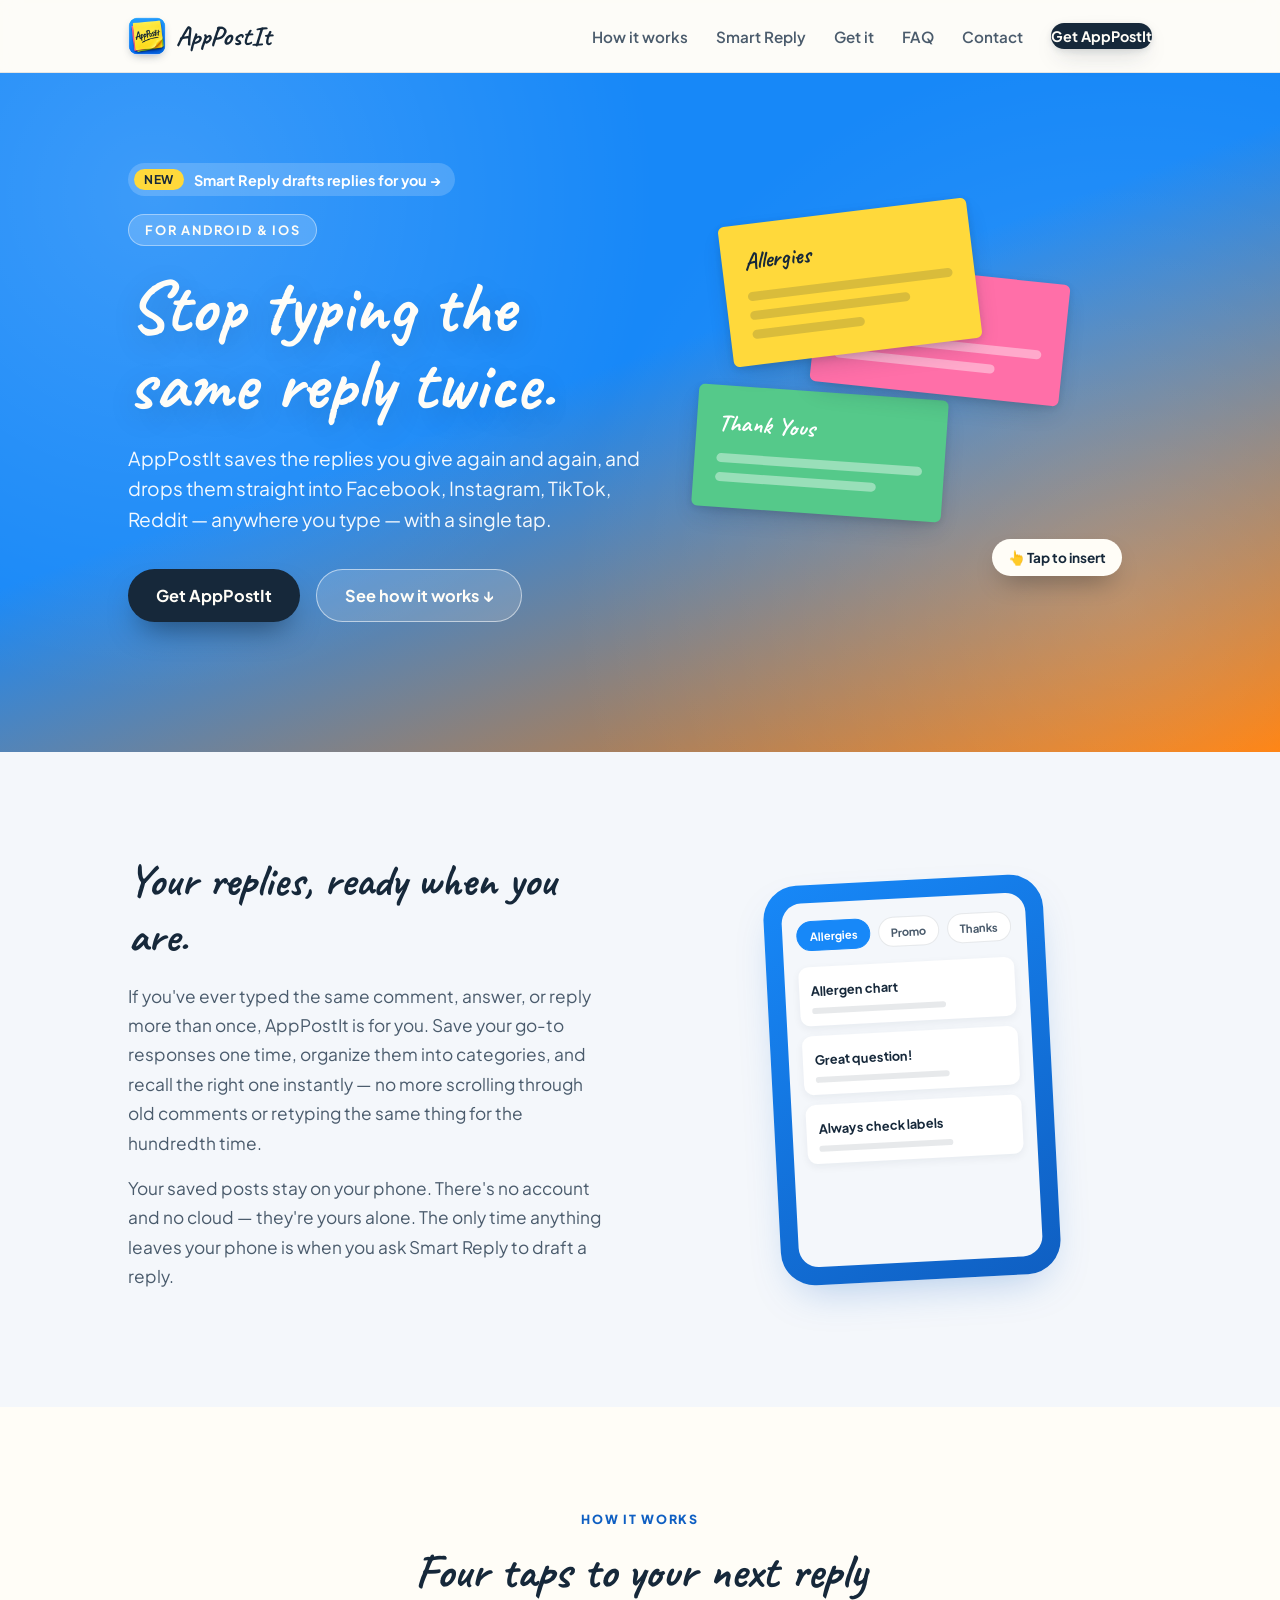
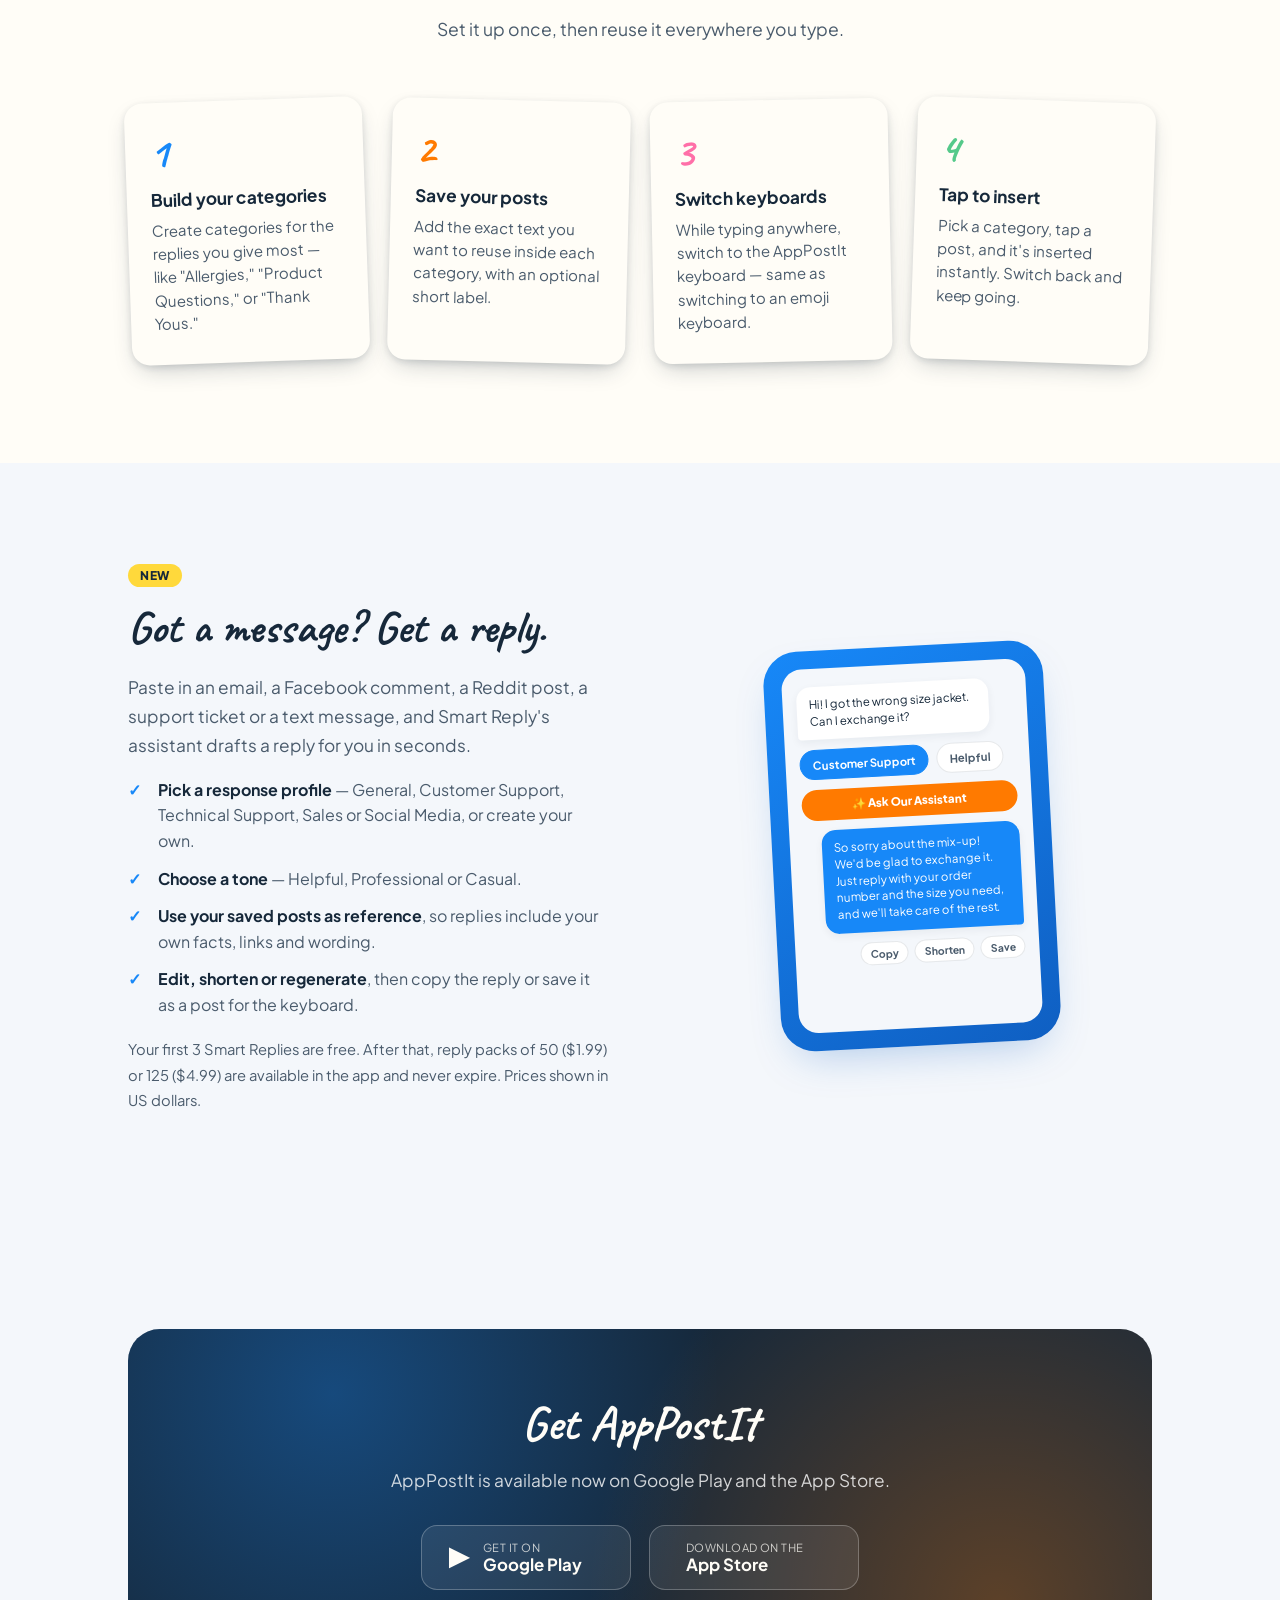
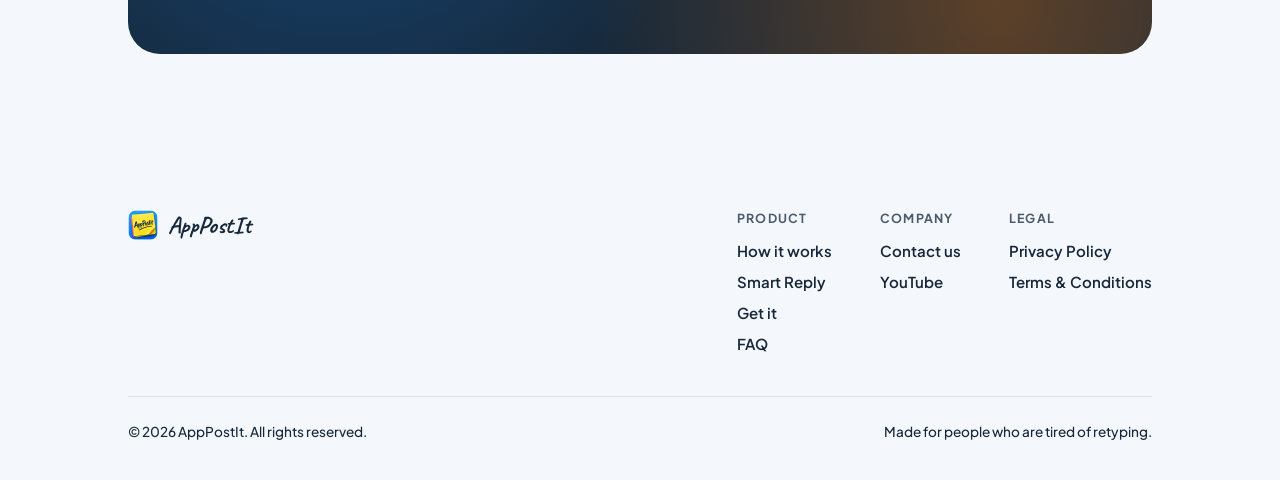
<file: website/index.html>
<!doctype html>
<html lang="en">
<head>
<meta charset="utf-8" />
<meta name="viewport" content="width=device-width, initial-scale=1" />
<title>AppPostIt — Never type the same reply twice</title>
<meta name="description" content="AppPostIt saves your go-to replies and drops them into any app with one tap, straight from your keyboard. New: Smart Reply drafts a reply to any message for you." />
<link rel="icon" href="assets/img/app-icon-120.png" />
<link rel="stylesheet" href="assets/style.css" />
</head>
<body>

<nav class="site-nav">
  <div class="wrap">
    <a href="index.html" class="brand">
      <img src="assets/img/app-icon-120.png" alt="" />
      AppPostIt
    </a>
    <div class="nav-links">
      <a href="#how-it-works">How it works</a>
      <a href="#smart-reply">Smart Reply</a>
      <a href="#get-it">Get it</a>
      <a href="faq.html">FAQ</a>
      <a href="contact.html">Contact</a>
      <a href="#get-it" class="nav-cta">Get AppPostIt</a>
    </div>
    <button class="nav-toggle" id="nav-toggle" aria-label="Menu" aria-expanded="false">
      <span></span><span></span><span></span>
    </button>
  </div>
  <div class="mobile-menu" id="mobile-menu">
    <a href="#how-it-works">How it works</a>
    <a href="#smart-reply">Smart Reply</a>
    <a href="#get-it">Get it</a>
    <a href="faq.html">FAQ</a>
    <a href="contact.html">Contact</a>
    <a href="#get-it" class="nav-cta">Get AppPostIt</a>
  </div>
</nav>

<header class="hero">
  <div class="wrap">
    <div>
      <a href="#smart-reply" class="new-pill"><span>New</span> Smart Reply drafts replies for you →</a>
      <span class="eyebrow">For Android &amp; iOS</span>
      <h1>Stop typing the same reply twice.</h1>
      <p class="lede">
        AppPostIt saves the replies you give again and again, and drops them
        straight into Facebook, Instagram, TikTok, Reddit — anywhere you type —
        with a single tap.
      </p>
      <div class="hero-ctas">
        <a href="#get-it" class="btn btn-primary">Get AppPostIt</a>
        <a href="#how-it-works" class="btn btn-ghost">See how it works ↓</a>
      </div>
    </div>
    <div class="note-stack" aria-hidden="true">
      <div class="note note--green">
        <div class="note-title">Thank Yous</div>
        <div class="note-lines"><span></span><span></span></div>
      </div>
      <div class="note note--pink">
        <div class="note-title">Product Q's</div>
        <div class="note-lines"><span></span><span></span></div>
      </div>
      <div class="note note--yellow">
        <div class="note-title">Allergies</div>
        <div class="note-lines"><span></span><span></span><span></span></div>
      </div>
      <div class="note-tap">👆 Tap to insert</div>
    </div>
  </div>
</header>

<section id="what-is-it">
  <div class="wrap split">
    <div>
      <h2>Your replies, ready when you are.</h2>
      <p>
        If you've ever typed the same comment, answer, or reply more than
        once, AppPostIt is for you. Save your go-to responses one time,
        organize them into categories, and recall the right one instantly —
        no more scrolling through old comments or retyping the same thing
        for the hundredth time.
      </p>
      <p>
        Your saved posts stay on your phone. There's no account and no
        cloud — they're yours alone. The only time anything leaves your
        phone is when you ask Smart Reply to draft a reply.
      </p>
    </div>
    <div class="phone-mock" aria-hidden="true">
      <div class="screen">
        <div class="chip-row">
          <span class="chip active">Allergies</span>
          <span class="chip">Promo</span>
          <span class="chip">Thanks</span>
        </div>
        <div class="mini-note">
          <b>Allergen chart</b>
          <div></div>
        </div>
        <div class="mini-note">
          <b>Great question!</b>
          <div></div>
        </div>
        <div class="mini-note">
          <b>Always check labels</b>
          <div></div>
        </div>
      </div>
    </div>
  </div>
</section>

<section id="how-it-works" style="background:var(--paper);">
  <div class="wrap">
    <div class="section-head">
      <span class="eyebrow-dark">How it works</span>
      <h2>Four taps to your next reply</h2>
      <p>Set it up once, then reuse it everywhere you type.</p>
    </div>
    <div class="steps">
      <div class="step-card">
        <div class="step-num">1</div>
        <h3>Build your categories</h3>
        <p>Create categories for the replies you give most — like "Allergies," "Product Questions," or "Thank Yous."</p>
      </div>
      <div class="step-card">
        <div class="step-num">2</div>
        <h3>Save your posts</h3>
        <p>Add the exact text you want to reuse inside each category, with an optional short label.</p>
      </div>
      <div class="step-card">
        <div class="step-num">3</div>
        <h3>Switch keyboards</h3>
        <p>While typing anywhere, switch to the AppPostIt keyboard — same as switching to an emoji keyboard.</p>
      </div>
      <div class="step-card">
        <div class="step-num">4</div>
        <h3>Tap to insert</h3>
        <p>Pick a category, tap a post, and it's inserted instantly. Switch back and keep going.</p>
      </div>
    </div>
  </div>
</section>

<section id="smart-reply">
  <div class="wrap split">
    <div>
      <span class="new-tag">New</span>
      <h2>Got a message? Get a reply.</h2>
      <p>
        Paste in an email, a Facebook comment, a Reddit post, a support
        ticket or a text message, and Smart Reply's assistant drafts a
        reply for you in seconds.
      </p>
      <ul class="feature-list">
        <li><b>Pick a response profile</b> — General, Customer Support, Technical Support, Sales or Social Media, or create your own.</li>
        <li><b>Choose a tone</b> — Helpful, Professional or Casual.</li>
        <li><b>Use your saved posts as reference</b>, so replies include your own facts, links and wording.</li>
        <li><b>Edit, shorten or regenerate</b>, then copy the reply or save it as a post for the keyboard.</li>
      </ul>
      <p class="fine-print">
        Your first 3 Smart Replies are free. After that, reply packs of 50
        ($1.99) or 125 ($4.99) are available in the app and never expire.
        Prices shown in US dollars.
      </p>
    </div>
    <div class="phone-mock" aria-hidden="true">
      <div class="screen reply-screen">
        <div class="bubble bubble--in">Hi! I got the wrong size jacket. Can I exchange it?</div>
        <div class="chip-row">
          <span class="chip active">Customer Support</span>
          <span class="chip">Helpful</span>
        </div>
        <div class="ask-btn">✨ Ask Our Assistant</div>
        <div class="bubble bubble--out">
          So sorry about the mix-up! We'd be glad to exchange it. Just reply
          with your order number and the size you need, and we'll take care
          of the rest.
        </div>
        <div class="reply-actions"><span>Copy</span><span>Shorten</span><span>Save</span></div>
      </div>
    </div>
  </div>
</section>

<section id="get-it">
  <div class="get-it">
    <h2>Get AppPostIt</h2>
    <p>AppPostIt is available now on Google Play and the App Store.</p>
    <div class="store-badges">
      <a class="store-badge" href="https://play.google.com/store/apps/details?id=com.apppostit.apppostit&amp;hl=en_US" target="_blank" rel="noopener">
        <span class="glyph">▶</span>
        <span><small>Get it on</small><strong>Google Play</strong></span>
      </a>
      <a class="store-badge" href="https://apps.apple.com/us/app/apppostit/id6797247590" target="_blank" rel="noopener">
        <span class="glyph"></span>
        <span><small>Download on the</small><strong>App Store</strong></span>
      </a>
    </div>
  </div>
</section>

<footer>
  <div class="wrap">
    <div class="footer-grid">
      <div>
        <div class="footer-brand">
          <img src="assets/img/app-icon-120.png" alt="" />
          AppPostIt
        </div>
      </div>
      <div class="footer-links">
        <div>
          <h4>Product</h4>
          <ul>
            <li><a href="index.html#how-it-works">How it works</a></li>
            <li><a href="index.html#smart-reply">Smart Reply</a></li>
            <li><a href="index.html#get-it">Get it</a></li>
            <li><a href="faq.html">FAQ</a></li>
          </ul>
        </div>
        <div>
          <h4>Company</h4>
          <ul>
            <li><a href="contact.html">Contact us</a></li>
            <li><a href="https://www.youtube.com/@AppPostit" target="_blank" rel="noopener">YouTube</a></li>
          </ul>
        </div>
        <div>
          <h4>Legal</h4>
          <ul>
            <li><a href="privacy.html">Privacy Policy</a></li>
            <li><a href="terms.html">Terms &amp; Conditions</a></li>
          </ul>
        </div>
      </div>
    </div>
    <div class="footer-bottom">
      <span>© 2026 AppPostIt. All rights reserved.</span>
      <span>Made for people who are tired of retyping.</span>
    </div>
  </div>
</footer>

<script src="assets/nav.js"></script>
</body>
</html>
</file>
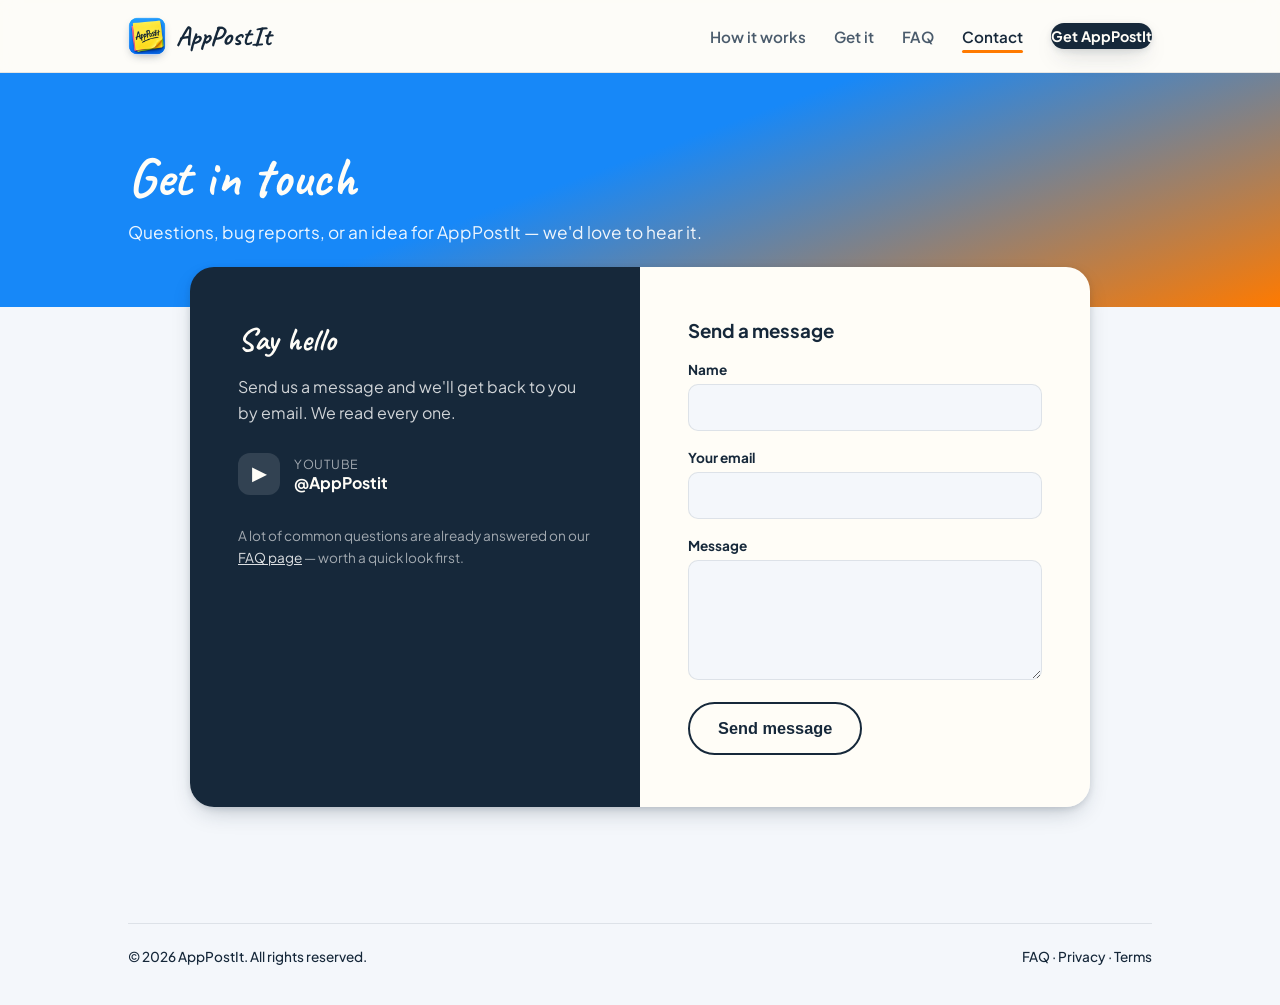
<file: website/contact.html>
<!doctype html>
<html lang="en">
<head>
<meta charset="utf-8" />
<meta name="viewport" content="width=device-width, initial-scale=1" />
<title>Contact — AppPostIt</title>
<link rel="icon" href="assets/img/app-icon-120.png" />
<link rel="stylesheet" href="assets/style.css" />
<style>
  .form-field {
    margin-bottom: 18px;
  }
  .form-field label {
    display: block;
    font-weight: 700;
    font-size: 0.85rem;
    margin-bottom: 6px;
    color: var(--ink);
  }
  .form-field input,
  .form-field textarea {
    width: 100%;
    font-family: 'Plus Jakarta Sans', sans-serif;
    font-size: 1rem;
    padding: 12px 14px;
    border-radius: 10px;
    border: 1.5px solid var(--line);
    background: var(--cloud);
    color: var(--ink);
  }
  .form-field input:focus,
  .form-field textarea:focus {
    outline: none;
    border-color: var(--blue);
    background: white;
  }
  .form-field textarea { resize: vertical; min-height: 120px; }

  /* Honeypot: present in the DOM for bots, hidden from real visitors. */
  .hp-field {
    position: absolute;
    left: -9999px;
    top: -9999px;
    width: 1px;
    height: 1px;
    overflow: hidden;
  }

  .form-status {
    display: none;
    padding: 14px 16px;
    border-radius: 12px;
    font-weight: 600;
    font-size: 0.95rem;
    margin-bottom: 20px;
  }
  .form-status.show { display: block; }
  .form-status.success { background: rgba(85, 201, 138, 0.15); color: #1c7a4e; }
  .form-status.error { background: rgba(255, 111, 168, 0.15); color: #b23461; }
</style>
</head>
<body>

<nav class="site-nav">
  <div class="wrap">
    <a href="index.html" class="brand">
      <img src="assets/img/app-icon-120.png" alt="" />
      AppPostIt
    </a>
    <div class="nav-links">
      <a href="index.html#how-it-works">How it works</a>
      <a href="index.html#get-it">Get it</a>
      <a href="faq.html">FAQ</a>
      <a href="contact.html" class="current">Contact</a>
      <a href="index.html#get-it" class="nav-cta">Get AppPostIt</a>
    </div>
    <button class="nav-toggle" id="nav-toggle" aria-label="Menu" aria-expanded="false">
      <span></span><span></span><span></span>
    </button>
  </div>
  <div class="mobile-menu" id="mobile-menu">
    <a href="index.html#how-it-works">How it works</a>
    <a href="index.html#get-it">Get it</a>
    <a href="faq.html">FAQ</a>
    <a href="contact.html">Contact</a>
    <a href="index.html#get-it" class="nav-cta">Get AppPostIt</a>
  </div>
</nav>

<header class="page-hero">
  <div class="wrap">
    <h1>Get in touch</h1>
    <p>Questions, bug reports, or an idea for AppPostIt — we'd love to hear it.</p>
  </div>
</header>

<div class="wrap">
  <div class="contact-card">
    <div class="panel-dark">
      <h2>Say hello</h2>
      <p>Send us a message and we'll get back to you by email. We read every one.</p>

      <div class="contact-method">
        <span class="glyph">▶️</span>
        <div>
          <small>YouTube</small>
          <a href="https://www.youtube.com/@AppPostit" target="_blank" rel="noopener">@AppPostit</a>
        </div>
      </div>

      <p style="color: rgba(255,255,255,0.6); font-size: 0.85rem; margin-top: 30px;">
        A lot of common questions are already answered on our
        <a href="faq.html" style="color: rgba(255,255,255,0.85);">FAQ page</a> — worth a quick look first.
      </p>
    </div>
    <div class="panel-light">
      <h3 style="margin-top:0;">Send a message</h3>

      <div id="status-success" class="form-status success">
        Thanks! Your message is on its way — we'll get back to you by email soon.
      </div>
      <div id="status-error" class="form-status error">
        Something went wrong sending your message. Please try again, or email us directly at
        <a href="mailto:admin@apppostit.com">admin@apppostit.com</a>.
      </div>

      <form id="contact-form" action="send-message.php" method="post">
        <div class="form-field">
          <label for="name">Name</label>
          <input type="text" id="name" name="name" required autocomplete="name" />
        </div>
        <div class="form-field">
          <label for="email">Your email</label>
          <input type="email" id="email" name="email" required autocomplete="email" />
        </div>
        <div class="form-field">
          <label for="message">Message</label>
          <textarea id="message" name="message" required></textarea>
        </div>
        <!-- Honeypot field: real visitors never see or fill this in. Named
             and labeled deliberately away from anything browser autofill
             might recognize (e.g. "website", "url", "company"), since
             autofill can populate a field even when it's hidden with CSS. -->
        <div class="form-field hp-field" aria-hidden="true">
          <label for="hp_9f3a">Leave this field blank</label>
          <input type="text" id="hp_9f3a" name="hp_9f3a" tabindex="-1" autocomplete="off" />
        </div>
        <button type="submit" class="btn btn-outline-dark" id="submit-btn">Send message</button>
      </form>
    </div>
  </div>
</div>

<footer style="margin-top: 60px;">
  <div class="wrap">
    <div class="footer-bottom" style="border-top: 1px solid var(--line); padding-top: 24px;">
      <span>© 2026 AppPostIt. All rights reserved.</span>
      <span><a href="faq.html" style="text-decoration:none;">FAQ</a> · <a href="privacy.html" style="text-decoration:none;">Privacy</a> · <a href="terms.html" style="text-decoration:none;">Terms</a></span>
    </div>
  </div>
</footer>

<script src="assets/nav.js"></script>
<script>
(function () {
  var params = new URLSearchParams(window.location.search);
  if (params.get('sent') === '1') {
    document.getElementById('status-success').classList.add('show');
    document.getElementById('contact-form').style.display = 'none';
  } else if (params.get('error') === '1') {
    document.getElementById('status-error').classList.add('show');
  }

  // Belt-and-suspenders: force the honeypot empty right before submit, in
  // case any browser autofill populated it despite the off-screen hiding.
  var form = document.getElementById('contact-form');
  var hp = document.getElementById('hp_9f3a');
  if (form && hp) {
    form.addEventListener('submit', function () {
      hp.value = '';
    });
  }
})();
</script>

</body>
</html>
</file>
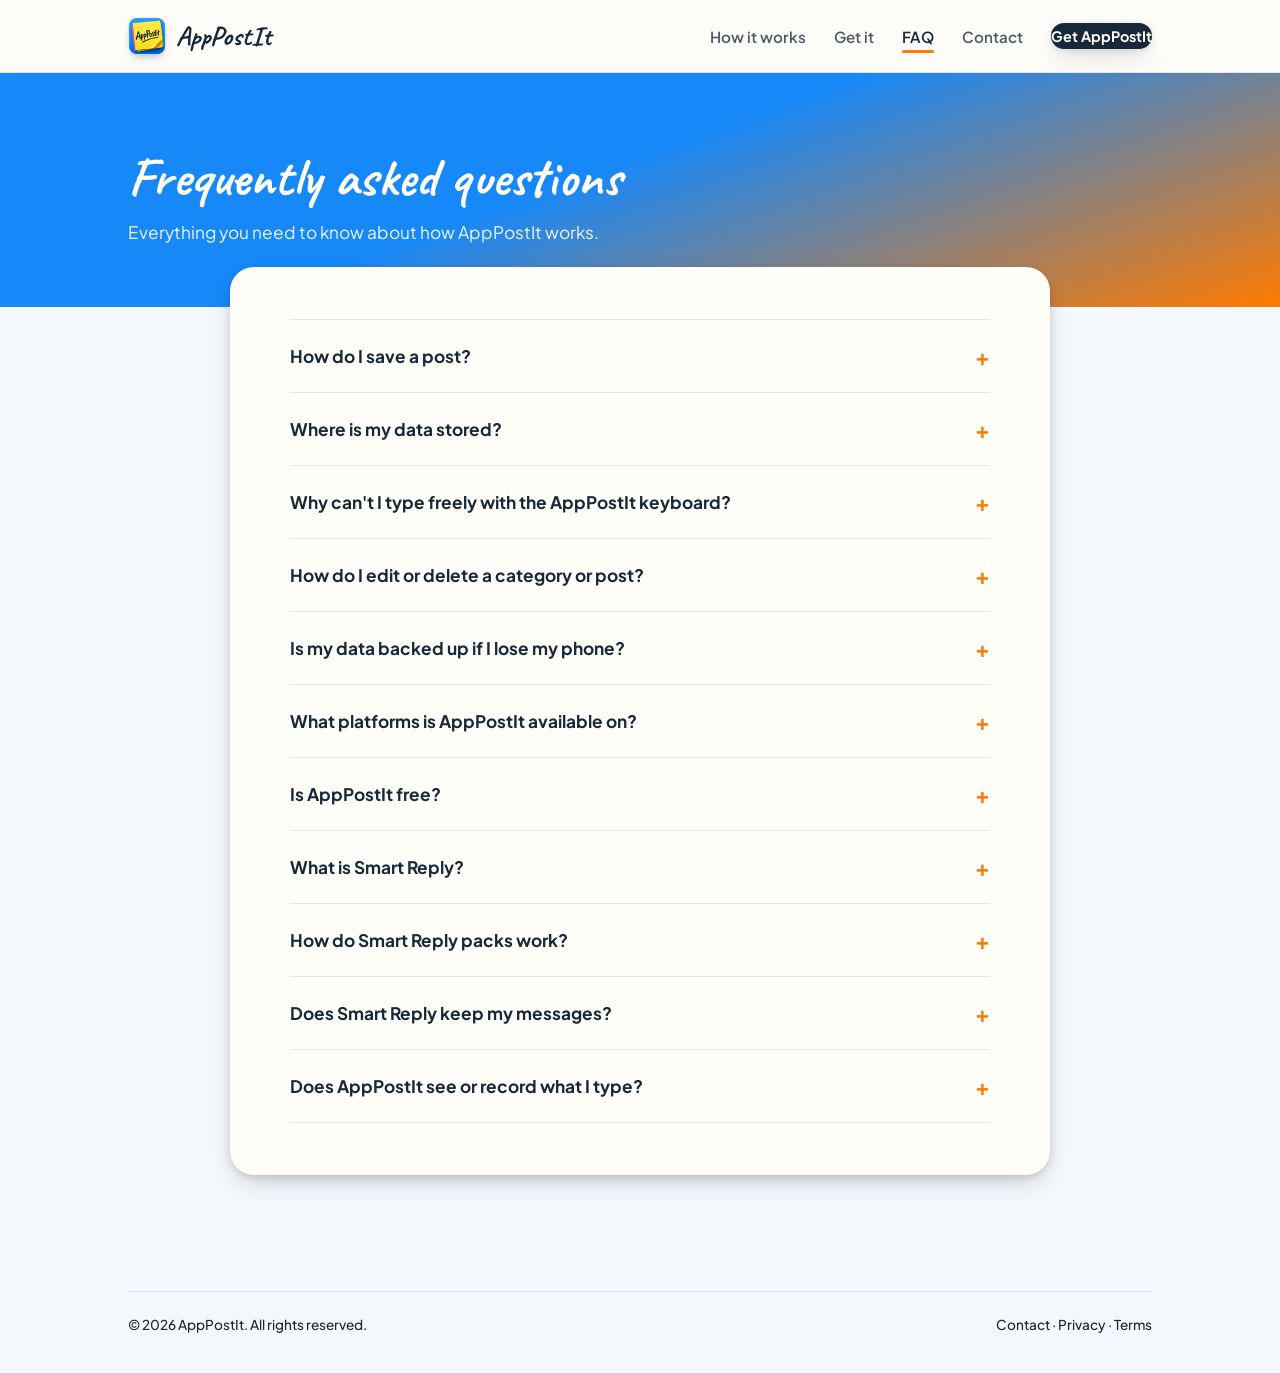
<file: website/faq.html>
<!doctype html>
<html lang="en">
<head>
<meta charset="utf-8" />
<meta name="viewport" content="width=device-width, initial-scale=1" />
<title>FAQ — AppPostIt</title>
<link rel="icon" href="assets/img/app-icon-120.png" />
<link rel="stylesheet" href="assets/style.css" />
</head>
<body>

<nav class="site-nav">
  <div class="wrap">
    <a href="index.html" class="brand">
      <img src="assets/img/app-icon-120.png" alt="" />
      AppPostIt
    </a>
    <div class="nav-links">
      <a href="index.html#how-it-works">How it works</a>
      <a href="index.html#get-it">Get it</a>
      <a href="faq.html" class="current">FAQ</a>
      <a href="contact.html">Contact</a>
      <a href="index.html#get-it" class="nav-cta">Get AppPostIt</a>
    </div>
    <button class="nav-toggle" id="nav-toggle" aria-label="Menu" aria-expanded="false">
      <span></span><span></span><span></span>
    </button>
  </div>
  <div class="mobile-menu" id="mobile-menu">
    <a href="index.html#how-it-works">How it works</a>
    <a href="index.html#get-it">Get it</a>
    <a href="faq.html">FAQ</a>
    <a href="contact.html">Contact</a>
    <a href="index.html#get-it" class="nav-cta">Get AppPostIt</a>
  </div>
</nav>

<header class="page-hero">
  <div class="wrap">
    <h1>Frequently asked questions</h1>
    <p>Everything you need to know about how AppPostIt works.</p>
  </div>
</header>

<div class="wrap">
  <div class="content-page">

    <div class="faq-item">
      <button class="faq-q">How do I save a post?<span class="plus">+</span></button>
      <div class="faq-a"><p>Open a category from the home screen, tap the + button, type the text you want to reuse (a label is optional), and tap Save.</p></div>
    </div>

    <div class="faq-item">
      <button class="faq-q">Where is my data stored?<span class="plus">+</span></button>
      <div class="faq-a"><p>Your categories and posts are saved on your device only — there is no account and nothing is stored in the cloud. The one exception is Smart Reply: when you ask it for a reply, the message you pasted (and any saved posts you chose as reference) is sent to draft that reply. See the <a href="privacy.html">Privacy Policy</a> for details.</p></div>
    </div>

    <div class="faq-item">
      <button class="faq-q">Why can't I type freely with the AppPostIt keyboard?<span class="plus">+</span></button>
      <div class="faq-a"><p>The AppPostIt keyboard is designed to insert a saved post, not replace your regular keyboard for typing. Switch back to your normal keyboard when you're done inserting a post.</p></div>
    </div>

    <div class="faq-item">
      <button class="faq-q">How do I edit or delete a category or post?<span class="plus">+</span></button>
      <div class="faq-a"><p>Tap the menu icon next to any category or post in the list to edit or delete it.</p></div>
    </div>

    <div class="faq-item">
      <button class="faq-q">Is my data backed up if I lose my phone?<span class="plus">+</span></button>
      <div class="faq-a"><p>Not yet — backup and restore isn't available in this version.</p></div>
    </div>

    <div class="faq-item">
      <button class="faq-q">What platforms is AppPostIt available on?<span class="plus">+</span></button>
      <div class="faq-a"><p>AppPostIt is available now on both Android and iOS, including the custom keyboard extension on each.</p></div>
    </div>

    <div class="faq-item">
      <button class="faq-q">Is AppPostIt free?<span class="plus">+</span></button>
      <div class="faq-a"><p>AppPostIt is free to download, and you can save as many posts as you like. Your first 8 inserts with the keyboard are free; a one-time purchase unlocks unlimited inserts. Smart Reply includes 3 free replies, and after that you can buy reply packs of 50 or 125. Current prices are shown in the app.</p></div>
    </div>

    <div class="faq-item">
      <button class="faq-q">What is Smart Reply?<span class="plus">+</span></button>
      <div class="faq-a"><p>Smart Reply drafts a reply to a message you received. Tap Smart Reply on the app's home screen, paste in the message (an email, post, comment or text), pick a response profile and tone, and tap Ask Our Assistant. You can edit the draft, shorten it, regenerate it, copy it, or save it as a post. You can also create your own response profiles for the kinds of messages you answer most.</p></div>
    </div>

    <div class="faq-item">
      <button class="faq-q">How do Smart Reply packs work?<span class="plus">+</span></button>
      <div class="faq-a"><p>Every user gets 3 free Smart Replies. After that, you can buy a pack of 50 or 125 replies in the app, paid through your Apple or Google account. Generate, Shorten and Regenerate each use one reply. Packs never expire, but they're stored on your device and aren't restored if you delete and reinstall the app. Smart Reply packs are separate from the unlimited inserts unlock.</p></div>
    </div>

    <div class="faq-item">
      <button class="faq-q">Does Smart Reply keep my messages?<span class="plus">+</span></button>
      <div class="faq-a"><p>AppPostIt doesn't store or log the messages you send to Smart Reply. They're passed to Claude, an AI service from Anthropic, which writes the reply. Anthropic may keep them for a limited time for safety monitoring. Please don't paste passwords, payment details or other sensitive information. Read more in our <a href="privacy.html">Privacy Policy</a>.</p></div>
    </div>

    <div class="faq-item">
      <button class="faq-q">Does AppPostIt see or record what I type?<span class="plus">+</span></button>
      <div class="faq-a"><p>No. The keyboard only reads the posts you've saved in the app and inserts the one you tap — it doesn't record, transmit, or store anything else you type.</p></div>
    </div>

  </div>
</div>

<footer style="margin-top: 60px;">
  <div class="wrap">
    <div class="footer-bottom" style="border-top: 1px solid var(--line); padding-top: 24px;">
      <span>© 2026 AppPostIt. All rights reserved.</span>
      <span><a href="contact.html" style="text-decoration:none;">Contact</a> · <a href="privacy.html" style="text-decoration:none;">Privacy</a> · <a href="terms.html" style="text-decoration:none;">Terms</a></span>
    </div>
  </div>
</footer>

<script src="assets/nav.js"></script>
<script>
document.querySelectorAll('.faq-item').forEach(function (item) {
  var q = item.querySelector('.faq-q');
  var a = item.querySelector('.faq-a');
  q.addEventListener('click', function () {
    var isOpen = item.classList.contains('open');
    document.querySelectorAll('.faq-item.open').forEach(function (other) {
      if (other !== item) {
        other.classList.remove('open');
        other.querySelector('.faq-a').style.maxHeight = null;
      }
    });
    if (isOpen) {
      item.classList.remove('open');
      a.style.maxHeight = null;
    } else {
      item.classList.add('open');
      a.style.maxHeight = a.scrollHeight + 'px';
    }
  });
});
</script>

</body>
</html>
</file>
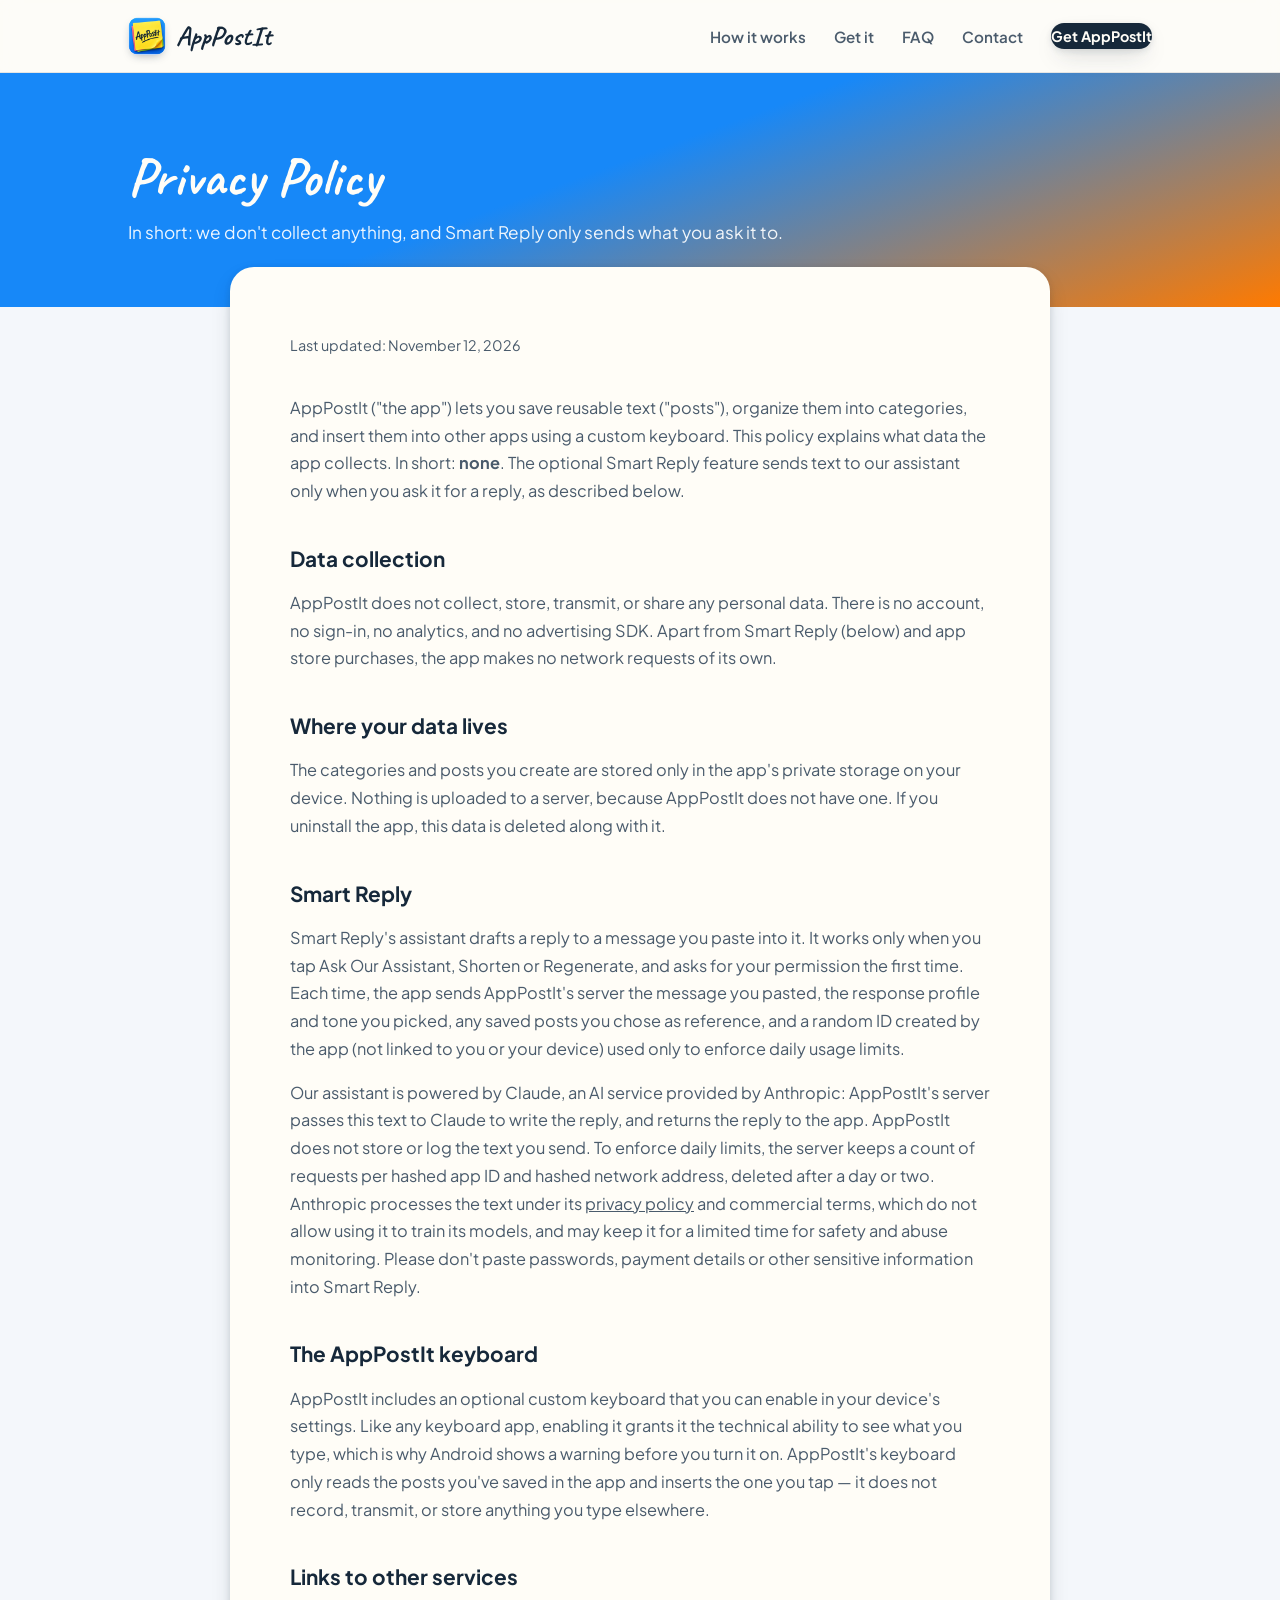
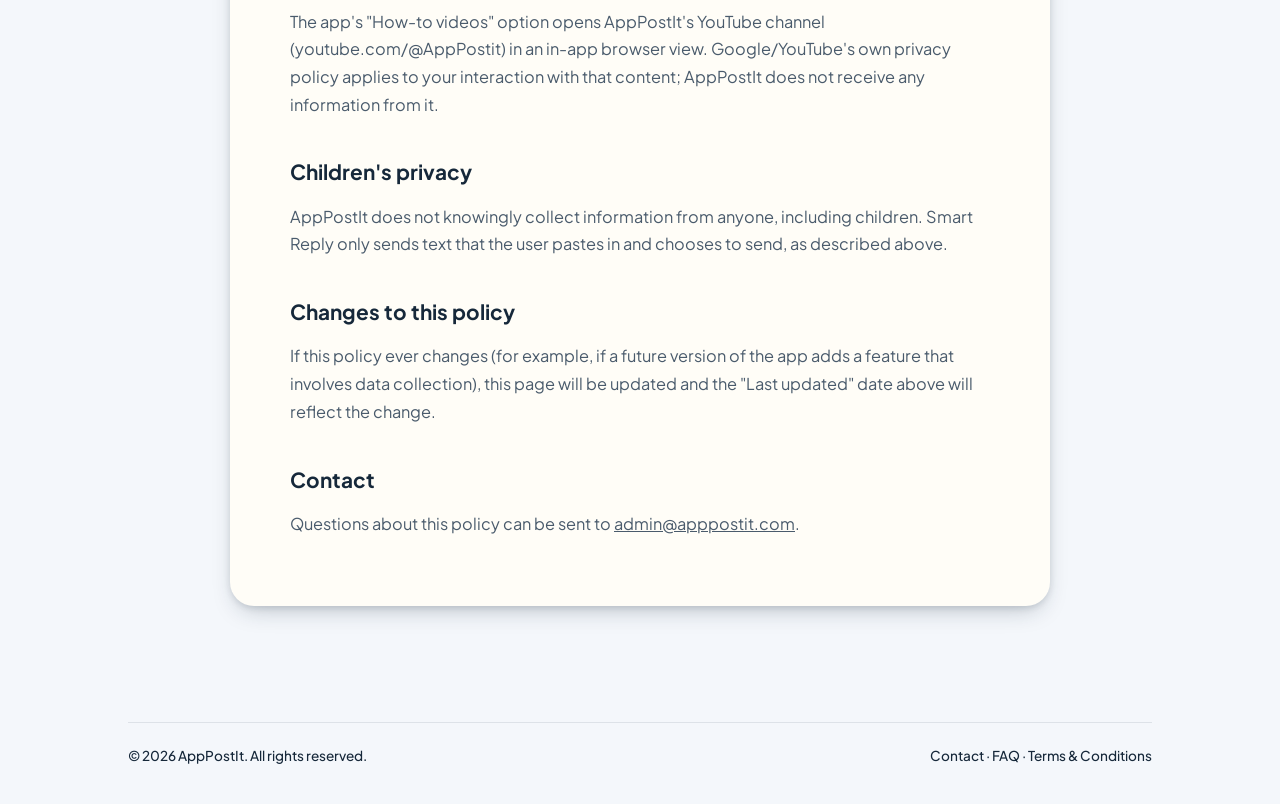
<file: website/privacy.html>
<!doctype html>
<html lang="en">
<head>
<meta charset="utf-8" />
<meta name="viewport" content="width=device-width, initial-scale=1" />
<title>Privacy Policy — AppPostIt</title>
<link rel="icon" href="assets/img/app-icon-120.png" />
<link rel="stylesheet" href="assets/style.css" />
</head>
<body>

<nav class="site-nav">
  <div class="wrap">
    <a href="index.html" class="brand">
      <img src="assets/img/app-icon-120.png" alt="" />
      AppPostIt
    </a>
    <div class="nav-links">
      <a href="index.html#how-it-works">How it works</a>
      <a href="index.html#get-it">Get it</a>
      <a href="faq.html">FAQ</a>
      <a href="contact.html">Contact</a>
      <a href="index.html#get-it" class="nav-cta">Get AppPostIt</a>
    </div>
    <button class="nav-toggle" id="nav-toggle" aria-label="Menu" aria-expanded="false">
      <span></span><span></span><span></span>
    </button>
  </div>
  <div class="mobile-menu" id="mobile-menu">
    <a href="index.html#how-it-works">How it works</a>
    <a href="index.html#get-it">Get it</a>
    <a href="faq.html">FAQ</a>
    <a href="contact.html">Contact</a>
    <a href="index.html#get-it" class="nav-cta">Get AppPostIt</a>
  </div>
</nav>

<header class="page-hero">
  <div class="wrap">
    <h1>Privacy Policy</h1>
    <p>In short: we don't collect anything, and Smart Reply only sends what you ask it to.</p>
  </div>
</header>

<div class="wrap">
  <div class="content-page">
    <p class="updated">Last updated: November 12, 2026</p>

    <p>
      AppPostIt ("the app") lets you save reusable text ("posts"), organize
      them into categories, and insert them into other apps using a custom
      keyboard. This policy explains what data the app collects. In short:
      <strong>none</strong>. The optional Smart Reply feature sends text to
      our assistant only when you ask it for a reply, as described below.
    </p>

    <h2>Data collection</h2>
    <p>
      AppPostIt does not collect, store, transmit, or share any personal
      data. There is no account, no sign-in, no analytics, and no
      advertising SDK. Apart from Smart Reply (below) and app store
      purchases, the app makes no network requests of its own.
    </p>

    <h2>Where your data lives</h2>
    <p>
      The categories and posts you create are stored only in the app's
      private storage on your device. Nothing is uploaded to a server,
      because AppPostIt does not have one. If you uninstall the app, this
      data is deleted along with it.
    </p>

    <h2>Smart Reply</h2>
    <p>
      Smart Reply's assistant drafts a reply to a message you paste into
      it. It works only when you tap Ask Our Assistant, Shorten or
      Regenerate, and asks for your
      permission the first time. Each time, the app sends AppPostIt's
      server the message you pasted, the response profile and tone you
      picked, any saved posts you chose as reference, and a random ID
      created by the app (not linked to you or your device) used only to
      enforce daily usage limits.
    </p>
    <p>
      Our assistant is powered by Claude, an AI service provided by
      Anthropic: AppPostIt's server passes this text to Claude to write the
      reply, and returns the reply to the app.
      AppPostIt does not store or log the text you send. To enforce daily
      limits, the server keeps a count of requests per hashed app ID and
      hashed network address, deleted after a day or two. Anthropic
      processes the text under its
      <a href="https://www.anthropic.com/legal/privacy">privacy policy</a>
      and commercial terms, which do not allow using it to train its
      models, and may keep it for a limited time for safety and abuse
      monitoring. Please don't paste passwords, payment details or other
      sensitive information into Smart Reply.
    </p>

    <h2>The AppPostIt keyboard</h2>
    <p>
      AppPostIt includes an optional custom keyboard that you can enable in
      your device's settings. Like any keyboard app, enabling it grants it
      the technical ability to see what you type, which is why Android
      shows a warning before you turn it on. AppPostIt's keyboard only reads
      the posts you've saved in the app and inserts the one you tap — it
      does not record, transmit, or store anything you type elsewhere.
    </p>

    <h2>Links to other services</h2>
    <p>
      The app's "How-to videos" option opens AppPostIt's YouTube channel
      (youtube.com/@AppPostit) in an in-app browser view. Google/YouTube's
      own privacy policy applies to your interaction with that content;
      AppPostIt does not receive any information from it.
    </p>

    <h2>Children's privacy</h2>
    <p>
      AppPostIt does not knowingly collect information from anyone,
      including children. Smart Reply only sends text that the user pastes
      in and chooses to send, as described above.
    </p>

    <h2>Changes to this policy</h2>
    <p>
      If this policy ever changes (for example, if a future version of the
      app adds a feature that involves data collection), this page will be
      updated and the "Last updated" date above will reflect the change.
    </p>

    <h2>Contact</h2>
    <p>
      Questions about this policy can be sent to
      <a href="mailto:admin@apppostit.com">admin@apppostit.com</a>.
    </p>
  </div>
</div>

<footer style="margin-top: 60px;">
  <div class="wrap">
    <div class="footer-bottom" style="border-top: 1px solid var(--line); padding-top: 24px;">
      <span>© 2026 AppPostIt. All rights reserved.</span>
      <span><a href="contact.html" style="text-decoration:none;">Contact</a> · <a href="faq.html" style="text-decoration:none;">FAQ</a> · <a href="terms.html" style="text-decoration:none;">Terms &amp; Conditions</a></span>
    </div>
  </div>
</footer>

<script src="assets/nav.js"></script>
</body>
</html>
</file>
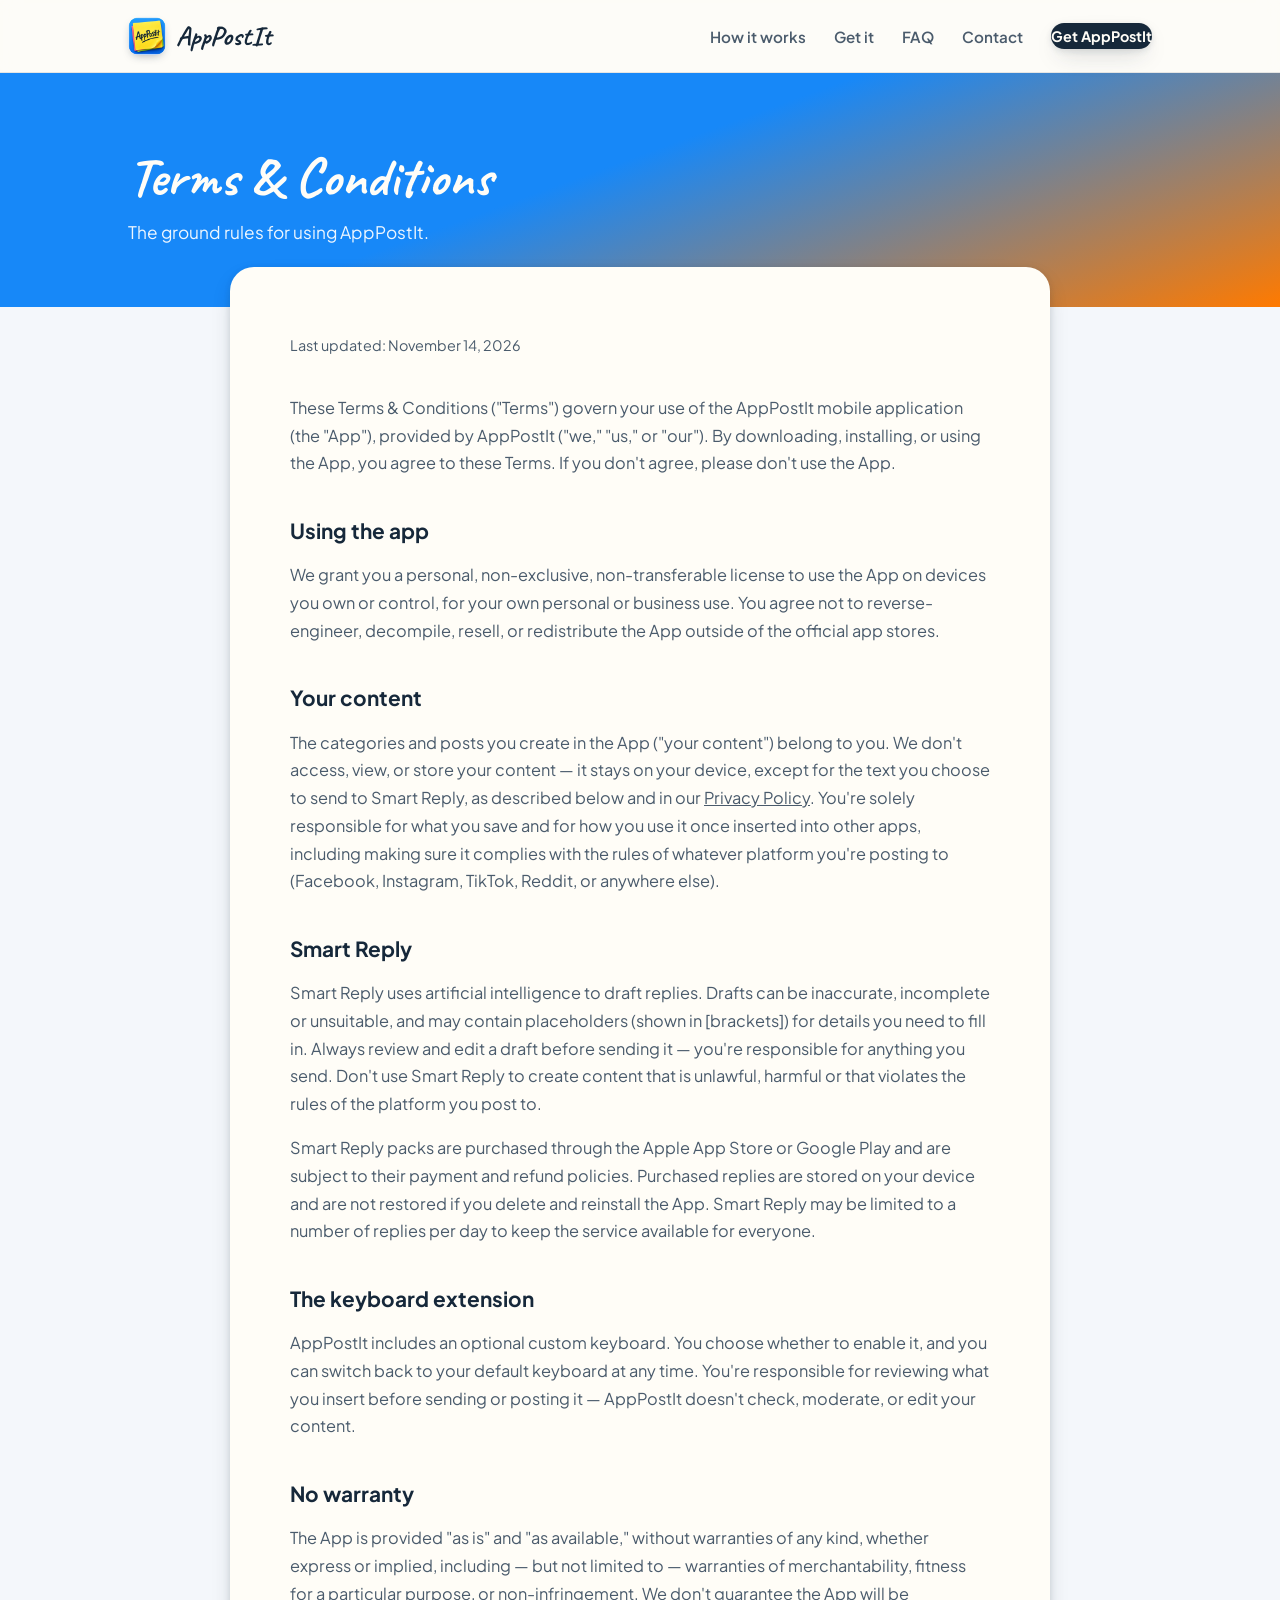
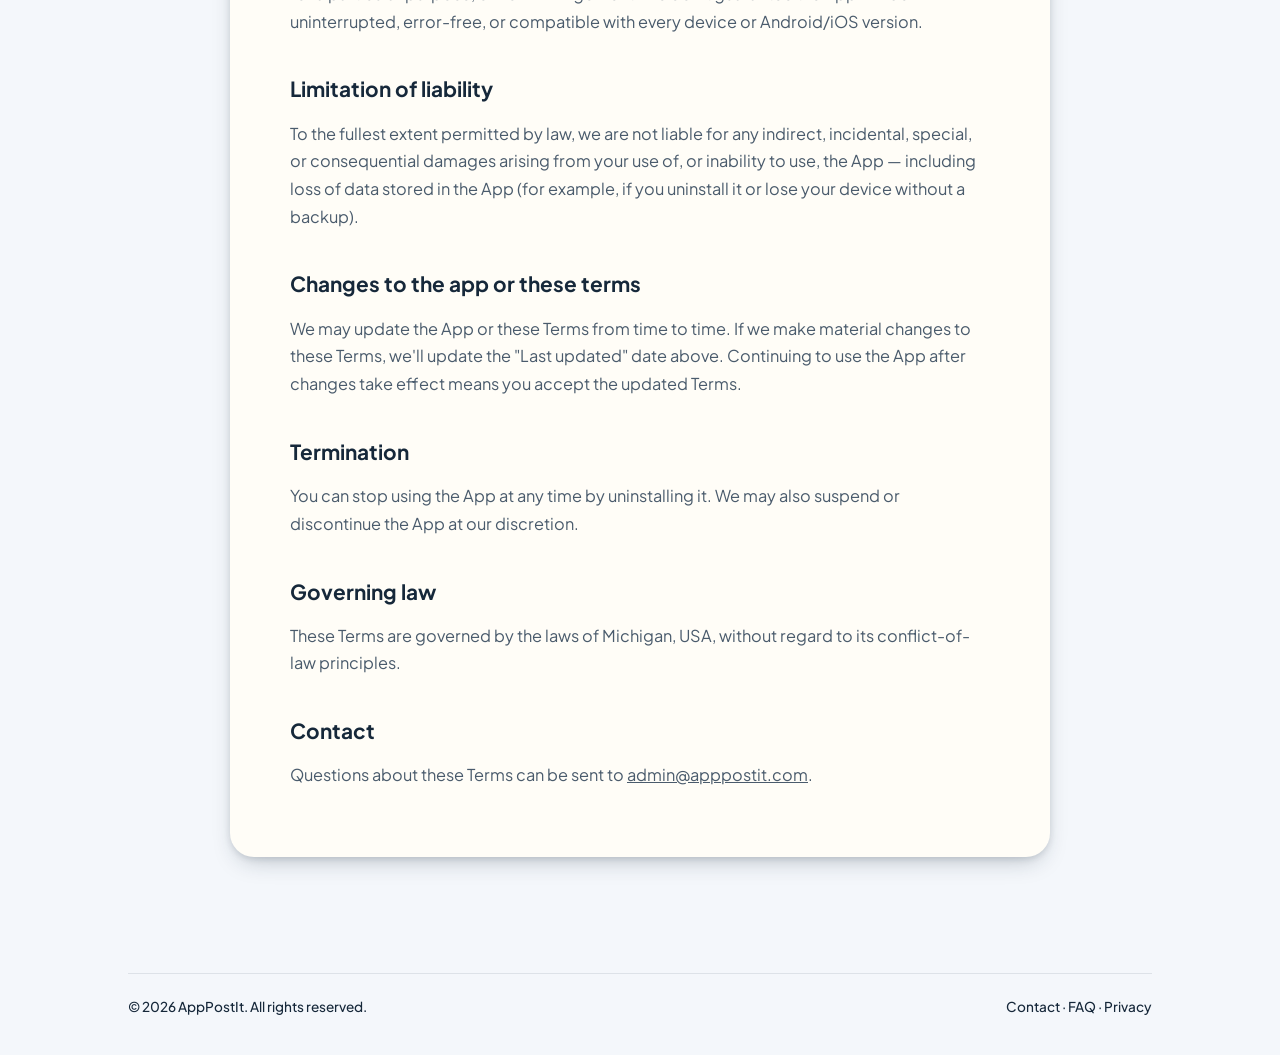
<file: website/terms.html>
<!doctype html>
<html lang="en">
<head>
<meta charset="utf-8" />
<meta name="viewport" content="width=device-width, initial-scale=1" />
<title>Terms &amp; Conditions — AppPostIt</title>
<link rel="icon" href="assets/img/app-icon-120.png" />
<link rel="stylesheet" href="assets/style.css" />
</head>
<body>

<nav class="site-nav">
  <div class="wrap">
    <a href="index.html" class="brand">
      <img src="assets/img/app-icon-120.png" alt="" />
      AppPostIt
    </a>
    <div class="nav-links">
      <a href="index.html#how-it-works">How it works</a>
      <a href="index.html#get-it">Get it</a>
      <a href="faq.html">FAQ</a>
      <a href="contact.html">Contact</a>
      <a href="index.html#get-it" class="nav-cta">Get AppPostIt</a>
    </div>
    <button class="nav-toggle" id="nav-toggle" aria-label="Menu" aria-expanded="false">
      <span></span><span></span><span></span>
    </button>
  </div>
  <div class="mobile-menu" id="mobile-menu">
    <a href="index.html#how-it-works">How it works</a>
    <a href="index.html#get-it">Get it</a>
    <a href="faq.html">FAQ</a>
    <a href="contact.html">Contact</a>
    <a href="index.html#get-it" class="nav-cta">Get AppPostIt</a>
  </div>
</nav>

<header class="page-hero">
  <div class="wrap">
    <h1>Terms &amp; Conditions</h1>
    <p>The ground rules for using AppPostIt.</p>
  </div>
</header>

<div class="wrap">
  <div class="content-page">
    <p class="updated">Last updated: November 14, 2026</p>

    <p>
      These Terms &amp; Conditions ("Terms") govern your use of the AppPostIt
      mobile application (the "App"), provided by AppPostIt ("we," "us," or
      "our"). By downloading, installing, or using the App, you agree to
      these Terms. If you don't agree, please don't use the App.
    </p>

    <h2>Using the app</h2>
    <p>
      We grant you a personal, non-exclusive, non-transferable license to
      use the App on devices you own or control, for your own personal or
      business use. You agree not to reverse-engineer, decompile, resell,
      or redistribute the App outside of the official app stores.
    </p>

    <h2>Your content</h2>
    <p>
      The categories and posts you create in the App ("your content")
      belong to you. We don't access, view, or store your content — it
      stays on your device, except for the text you choose to send to
      Smart Reply, as described below and in our
      <a href="privacy.html">Privacy Policy</a>. You're solely
      responsible for what you save and for how you use it once inserted
      into other apps, including making sure it complies with the rules of
      whatever platform you're posting to (Facebook, Instagram, TikTok,
      Reddit, or anywhere else).
    </p>

    <h2>Smart Reply</h2>
    <p>
      Smart Reply uses artificial intelligence to draft replies. Drafts can
      be inaccurate, incomplete or unsuitable, and may contain placeholders
      (shown in [brackets]) for details you need to fill in. Always review
      and edit a draft before sending it — you're responsible for anything
      you send. Don't use Smart Reply to create content that is unlawful,
      harmful or that violates the rules of the platform you post to.
    </p>
    <p>
      Smart Reply packs are purchased through the Apple App Store or Google
      Play and are subject to their payment and refund policies. Purchased
      replies are stored on your device and are not restored if you delete
      and reinstall the App. Smart Reply may be limited to a number of
      replies per day to keep the service available for everyone.
    </p>

    <h2>The keyboard extension</h2>
    <p>
      AppPostIt includes an optional custom keyboard. You choose whether to
      enable it, and you can switch back to your default keyboard at any
      time. You're responsible for reviewing what you insert before
      sending or posting it — AppPostIt doesn't check, moderate, or edit
      your content.
    </p>

    <h2>No warranty</h2>
    <p>
      The App is provided "as is" and "as available," without warranties
      of any kind, whether express or implied, including — but not limited
      to — warranties of merchantability, fitness for a particular purpose,
      or non-infringement. We don't guarantee the App will be uninterrupted,
      error-free, or compatible with every device or Android/iOS version.
    </p>

    <h2>Limitation of liability</h2>
    <p>
      To the fullest extent permitted by law, we are not liable for any
      indirect, incidental, special, or consequential damages arising from
      your use of, or inability to use, the App — including loss of data
      stored in the App (for example, if you uninstall it or lose your
      device without a backup).
    </p>

    <h2>Changes to the app or these terms</h2>
    <p>
      We may update the App or these Terms from time to time. If we make
      material changes to these Terms, we'll update the "Last updated"
      date above. Continuing to use the App after changes take effect
      means you accept the updated Terms.
    </p>

    <h2>Termination</h2>
    <p>
      You can stop using the App at any time by uninstalling it. We may
      also suspend or discontinue the App at our discretion.
    </p>

    <h2>Governing law</h2>
    <p>
      These Terms are governed by the laws of Michigan, USA,
      without regard to its conflict-of-law principles.
    </p>

    <h2>Contact</h2>
    <p>
      Questions about these Terms can be sent to
      <a href="mailto:admin@apppostit.com">admin@apppostit.com</a>.
    </p>
  </div>
</div>

<footer style="margin-top: 60px;">
  <div class="wrap">
    <div class="footer-bottom" style="border-top: 1px solid var(--line); padding-top: 24px;">
      <span>© 2026 AppPostIt. All rights reserved.</span>
      <span><a href="contact.html" style="text-decoration:none;">Contact</a> · <a href="faq.html" style="text-decoration:none;">FAQ</a> · <a href="privacy.html" style="text-decoration:none;">Privacy</a></span>
    </div>
  </div>
</footer>

<script src="assets/nav.js"></script>
</body>
</html>
</file>
<file: website/assets/style.css>
@import url('https://fonts.googleapis.com/css2?family=Caveat:wght@600;700&family=Plus+Jakarta+Sans:ital,wght@0,400;0,500;0,600;0,700;0,800;1,500&display=swap');

:root {
  --blue: #1788f8;
  --blue-deep: #0f5fc2;
  --orange: #ff7a00;
  --yellow: #ffd93b;
  --pink: #ff6fa8;
  --green: #55c98a;
  --ink: #16283a;
  --ink-soft: #4a5b6c;
  --paper: #fffdf7;
  --cloud: #f4f7fb;
  --line: rgba(22, 40, 58, 0.1);

  --gradient-brand: linear-gradient(160deg, var(--blue) 0%, var(--blue) 45%, var(--orange) 100%);
  --font-hand: 'Caveat', cursive;
  --font-body: 'Plus Jakarta Sans', sans-serif;

  --shadow-note: 0 10px 24px -8px rgba(22, 40, 58, 0.28), 0 2px 6px rgba(22, 40, 58, 0.12);
  --shadow-soft: 0 18px 44px -18px rgba(15, 95, 194, 0.35);
}

* { box-sizing: border-box; }

html {
  scroll-behavior: smooth;
}

body {
  margin: 0;
  font-family: var(--font-body);
  color: var(--ink);
  background: var(--cloud);
  -webkit-font-smoothing: antialiased;
  overflow-x: hidden;
}

img { max-width: 100%; display: block; }

a { color: inherit; }

.wrap {
  max-width: 1080px;
  margin: 0 auto;
  padding: 0 28px;
}

/* ---------- Nav ---------- */

.site-nav {
  position: sticky;
  top: 0;
  z-index: 50;
  background: rgba(255, 253, 247, 0.82);
  backdrop-filter: blur(10px);
  border-bottom: 1px solid var(--line);
}

.site-nav .wrap {
  display: flex;
  align-items: center;
  justify-content: space-between;
  height: 72px;
}

.brand {
  display: flex;
  align-items: center;
  gap: 10px;
  text-decoration: none;
  font-family: var(--font-hand);
  font-weight: 700;
  font-size: 1.7rem;
  color: var(--ink);
}

.brand img {
  width: 38px;
  height: 38px;
  border-radius: 10px;
  box-shadow: 0 4px 10px -4px rgba(22, 40, 58, 0.4);
}

.nav-links {
  display: flex;
  align-items: center;
  gap: 28px;
  font-weight: 600;
  font-size: 0.95rem;
}

.nav-links a {
  text-decoration: none;
  color: var(--ink-soft);
  position: relative;
  padding: 4px 0;
}

.nav-links a:hover { color: var(--ink); }

.nav-links a.current {
  color: var(--ink);
}

.nav-links a.current::after {
  content: '';
  position: absolute;
  left: 0;
  right: 0;
  bottom: -3px;
  height: 3px;
  border-radius: 3px;
  background: var(--orange);
}

/* Mobile nav toggle (hidden on desktop, shown under 900px) */

.nav-toggle {
  display: none;
  flex-direction: column;
  justify-content: center;
  gap: 5px;
  width: 40px;
  height: 40px;
  background: none;
  border: none;
  cursor: pointer;
  padding: 0;
  flex-shrink: 0;
}

.nav-toggle span {
  display: block;
  width: 22px;
  height: 2.5px;
  background: var(--ink);
  border-radius: 2px;
  transition: transform 0.2s ease, opacity 0.2s ease;
}

.nav-toggle.open span:nth-child(1) { transform: translateY(7.5px) rotate(45deg); }
.nav-toggle.open span:nth-child(2) { opacity: 0; }
.nav-toggle.open span:nth-child(3) { transform: translateY(-7.5px) rotate(-45deg); }

.mobile-menu {
  display: none;
  flex-direction: column;
  padding: 4px 28px 18px;
  border-top: 1px solid var(--line);
  background: var(--paper);
}

.mobile-menu.open { display: flex; }

.mobile-menu a {
  padding: 14px 0;
  text-decoration: none;
  color: var(--ink);
  font-weight: 600;
  font-size: 1rem;
  border-bottom: 1px solid var(--line);
}

.mobile-menu a:last-of-type { border-bottom: none; }

.mobile-menu a.nav-cta {
  text-align: center;
  background: var(--ink);
  color: var(--paper) !important;
  border-radius: 999px;
  margin-top: 10px;
  border-bottom: none;
  padding: 13px 0;
}

.nav-cta {
  background: var(--ink);
  color: var(--paper) !important;
  padding: 10px 20px;
  border-radius: 999px;
  text-decoration: none;
  font-weight: 700;
  font-size: 0.9rem;
  box-shadow: var(--shadow-note);
  transition: transform 0.18s ease, box-shadow 0.18s ease;
}

.nav-cta:hover { transform: translateY(-2px); box-shadow: 0 14px 24px -10px rgba(22,40,58,0.4); }

/* ---------- Buttons ---------- */

.btn {
  display: inline-flex;
  align-items: center;
  gap: 10px;
  padding: 15px 28px;
  border-radius: 999px;
  font-weight: 700;
  font-size: 1.02rem;
  text-decoration: none;
  border: none;
  cursor: pointer;
  transition: transform 0.18s ease, box-shadow 0.18s ease, background 0.18s ease;
}

.btn-primary {
  background: var(--ink);
  color: var(--paper);
  box-shadow: 0 16px 30px -12px rgba(0,0,0,0.5);
}
.btn-primary:hover { transform: translateY(-3px) rotate(-0.5deg); }

.btn-ghost {
  background: rgba(255,255,255,0.15);
  color: var(--paper);
  border: 1.5px solid rgba(255,255,255,0.55);
}
.btn-ghost:hover { background: rgba(255,255,255,0.28); transform: translateY(-2px); }

.btn-outline-dark {
  background: transparent;
  color: var(--ink);
  border: 2px solid var(--ink);
}
.btn-outline-dark:hover { background: var(--ink); color: var(--paper); }

/* ---------- Hero ---------- */

.hero {
  position: relative;
  background: var(--gradient-brand);
  color: var(--paper);
  padding: 90px 0 130px;
  overflow: hidden;
}

.hero::before {
  content: '';
  position: absolute;
  inset: 0;
  background-image:
    radial-gradient(circle at 12% 18%, rgba(255,255,255,0.16) 0, transparent 40%),
    radial-gradient(circle at 88% 78%, rgba(255,255,255,0.14) 0, transparent 45%);
  pointer-events: none;
}

.hero .wrap {
  position: relative;
  display: grid;
  grid-template-columns: 1.05fr 0.95fr;
  gap: 40px;
  align-items: center;
}

.eyebrow {
  display: inline-block;
  font-weight: 700;
  font-size: 0.8rem;
  letter-spacing: 0.14em;
  text-transform: uppercase;
  background: rgba(255,255,255,0.18);
  border: 1px solid rgba(255,255,255,0.4);
  padding: 7px 16px;
  border-radius: 999px;
  margin-bottom: 22px;
}

.hero h1 {
  font-family: var(--font-hand);
  font-size: clamp(3rem, 6vw, 4.6rem);
  line-height: 1.05;
  margin: 0 0 20px;
  font-weight: 700;
  text-shadow: 0 8px 30px rgba(0,0,0,0.15);
}

.hero p.lede {
  font-size: 1.2rem;
  line-height: 1.6;
  max-width: 46ch;
  color: rgba(255,255,255,0.94);
  margin: 0 0 34px;
}

.hero-ctas {
  display: flex;
  gap: 16px;
  flex-wrap: wrap;
}

/* Hero note stack illustration */

.note-stack {
  position: relative;
  height: 380px;
}

.note {
  position: absolute;
  width: 250px;
  padding: 22px 22px 26px;
  border-radius: 6px;
  box-shadow: var(--shadow-note);
  font-family: var(--font-body);
}

.note .note-lines span {
  display: block;
  height: 9px;
  border-radius: 5px;
  background: rgba(22,40,58,0.16);
  margin-top: 10px;
}
.note .note-lines span:first-child { margin-top: 16px; }
.note .note-lines span:nth-child(2) { width: 78%; }
.note .note-lines span:nth-child(3) { width: 55%; }

.note-title {
  font-family: var(--font-hand);
  font-size: 1.5rem;
  font-weight: 700;
  color: var(--ink);
}

.note--yellow { background: var(--yellow); top: 10px; left: 40px; transform: rotate(-7deg); z-index: 3; }
.note--pink   { background: var(--pink); color: white; top: 70px; left: 130px; transform: rotate(6deg); z-index: 2; }
.note--pink .note-title { color: white; }
.note--pink .note-lines span { background: rgba(255,255,255,0.4); }
.note--green  { background: var(--green); color: white; top: 190px; left: 10px; transform: rotate(4deg); z-index: 1; }
.note--green .note-title { color: white; }
.note--green .note-lines span { background: rgba(255,255,255,0.4); }

.note-tap {
  position: absolute;
  bottom: 6px;
  right: 30px;
  background: var(--paper);
  color: var(--ink);
  font-weight: 700;
  font-size: 0.85rem;
  padding: 10px 16px;
  border-radius: 999px;
  box-shadow: 0 12px 26px -10px rgba(0,0,0,0.4);
  display: flex;
  align-items: center;
  gap: 8px;
  z-index: 4;
  animation: floaty 3.5s ease-in-out infinite;
}

@keyframes floaty {
  0%, 100% { transform: translateY(0); }
  50% { transform: translateY(-9px); }
}

/* ---------- Section basics ---------- */

section { padding: 100px 0; }

.section-head { max-width: 640px; margin: 0 auto 56px; text-align: center; }

.section-head .eyebrow-dark {
  display: inline-block;
  font-weight: 800;
  font-size: 0.78rem;
  letter-spacing: 0.14em;
  text-transform: uppercase;
  color: var(--blue-deep);
  margin-bottom: 14px;
}

.section-head h2 {
  font-family: var(--font-hand);
  font-size: clamp(2.2rem, 4vw, 3rem);
  margin: 0 0 14px;
  font-weight: 700;
}

.section-head p {
  color: var(--ink-soft);
  font-size: 1.1rem;
  line-height: 1.65;
  margin: 0;
}

/* ---------- Intro / split ---------- */

.split {
  display: grid;
  grid-template-columns: 1fr 1fr;
  gap: 64px;
  align-items: center;
}

.split h2 {
  font-family: var(--font-hand);
  font-size: clamp(2.1rem, 4vw, 2.8rem);
  margin: 0 0 18px;
}

.split p {
  color: var(--ink-soft);
  font-size: 1.08rem;
  line-height: 1.7;
  margin: 0 0 16px;
}

.phone-mock {
  position: relative;
  margin: 0 auto;
  width: 280px;
  height: 400px;
  background: linear-gradient(150deg, var(--blue), var(--blue-deep));
  border-radius: 34px;
  box-shadow: var(--shadow-soft);
  padding: 18px;
  transform: rotate(-3deg);
}

.phone-mock .screen {
  background: var(--cloud);
  border-radius: 20px;
  height: 100%;
  padding: 18px 14px;
  overflow: hidden;
}

.chip-row { display: flex; gap: 8px; margin-bottom: 16px; }
.chip {
  font-family: var(--font-body);
  font-weight: 700;
  font-size: 0.7rem;
  padding: 7px 12px;
  border-radius: 999px;
  background: white;
  color: var(--ink-soft);
  border: 1px solid var(--line);
}
.chip.active { background: var(--blue); color: white; border-color: var(--blue); }

.mini-note {
  background: white;
  border-radius: 10px;
  padding: 12px;
  margin-bottom: 10px;
  box-shadow: 0 3px 8px rgba(22,40,58,0.06);
}
.mini-note b { font-size: 0.8rem; }
.mini-note div { height: 6px; background: var(--line); border-radius: 4px; margin-top: 8px; width: 70%; }

/* ---------- Steps ---------- */

.steps {
  display: grid;
  grid-template-columns: repeat(4, 1fr);
  gap: 24px;
}

.step-card {
  background: var(--paper);
  border-radius: 18px;
  padding: 30px 24px;
  box-shadow: var(--shadow-note);
  position: relative;
}

.step-card:nth-child(1) { transform: rotate(-2deg); }
.step-card:nth-child(2) { transform: rotate(1.4deg); }
.step-card:nth-child(3) { transform: rotate(-1.2deg); }
.step-card:nth-child(4) { transform: rotate(2deg); }

.step-num {
  font-family: var(--font-hand);
  font-size: 2.6rem;
  font-weight: 700;
  line-height: 1;
  margin-bottom: 14px;
}

.step-card:nth-child(1) .step-num { color: var(--blue); }
.step-card:nth-child(2) .step-num { color: var(--orange); }
.step-card:nth-child(3) .step-num { color: var(--pink); }
.step-card:nth-child(4) .step-num { color: var(--green); }

.step-card h3 {
  font-size: 1.08rem;
  margin: 0 0 8px;
}

.step-card p {
  font-size: 0.94rem;
  color: var(--ink-soft);
  line-height: 1.55;
  margin: 0;
}

/* ---------- Get it ---------- */

.get-it {
  background: var(--ink);
  color: var(--paper);
  border-radius: 32px;
  margin: 0 28px;
  max-width: 1024px;
  margin-inline: auto;
  padding: 64px;
  text-align: center;
  position: relative;
  overflow: hidden;
}

.get-it::before {
  content: '';
  position: absolute;
  inset: 0;
  background: radial-gradient(circle at 20% 20%, rgba(23,136,248,0.35), transparent 45%),
              radial-gradient(circle at 85% 85%, rgba(255,122,0,0.3), transparent 45%);
}

.get-it > * { position: relative; }

.get-it h2 {
  font-family: var(--font-hand);
  font-size: clamp(2.2rem, 4vw, 3rem);
  margin: 0 0 16px;
}

.get-it p {
  color: rgba(255,255,255,0.8);
  font-size: 1.08rem;
  max-width: 50ch;
  margin: 0 auto 34px;
}

.store-badges {
  display: flex;
  gap: 18px;
  justify-content: center;
  flex-wrap: wrap;
}

.store-badge {
  display: flex;
  align-items: center;
  gap: 12px;
  background: rgba(255,255,255,0.08);
  border: 1.5px solid rgba(255,255,255,0.25);
  padding: 14px 24px;
  border-radius: 16px;
  text-decoration: none;
  color: var(--paper);
  text-align: left;
  min-width: 210px;
}

.store-badge .glyph { font-size: 1.7rem; }
.store-badge small { display: block; font-size: 0.7rem; opacity: 0.75; letter-spacing: 0.04em; text-transform: uppercase; }
.store-badge strong { display: block; font-size: 1.05rem; }
.store-badge.disabled { opacity: 0.6; cursor: default; }
.store-badge:hover { background: rgba(255,255,255,0.14); border-color: rgba(255,255,255,0.4); }

/* ---------- Footer ---------- */

footer {
  padding: 56px 0 40px;
}

.footer-grid {
  display: flex;
  justify-content: space-between;
  align-items: flex-start;
  flex-wrap: wrap;
  gap: 32px;
  padding-bottom: 32px;
  border-bottom: 1px solid var(--line);
}

.footer-brand {
  font-family: var(--font-hand);
  font-size: 1.5rem;
  font-weight: 700;
  display: flex;
  align-items: center;
  gap: 10px;
}
.footer-brand img { width: 30px; height: 30px; border-radius: 8px; }

.footer-links {
  display: flex;
  gap: 48px;
  flex-wrap: wrap;
}

.footer-links h4 {
  font-size: 0.78rem;
  text-transform: uppercase;
  letter-spacing: 0.1em;
  color: var(--ink-soft);
  margin: 0 0 14px;
}

.footer-links ul { list-style: none; margin: 0; padding: 0; }
.footer-links li { margin-bottom: 10px; }
.footer-links a { text-decoration: none; color: var(--ink); font-weight: 600; font-size: 0.94rem; }
.footer-links a:hover { color: var(--blue-deep); }

.footer-bottom {
  display: flex;
  justify-content: space-between;
  align-items: center;
  flex-wrap: wrap;
  gap: 12px;
  padding-top: 26px;
  font-size: 0.85rem;
  color: var(--ink);
  font-weight: 500;
}

/* ---------- Simple content pages ---------- */

.page-hero {
  background: var(--gradient-brand);
  color: var(--paper);
  padding: 70px 0 64px;
}

.page-hero h1 {
  font-family: var(--font-hand);
  font-size: clamp(2.4rem, 5vw, 3.4rem);
  margin: 0 0 10px;
}

.page-hero p { font-size: 1.08rem; color: rgba(255,255,255,0.92); margin: 0; max-width: 56ch; }

.content-page {
  background: var(--paper);
  max-width: 820px;
  margin: -40px auto 0;
  padding: 52px 60px;
  border-radius: 24px;
  box-shadow: var(--shadow-note);
  position: relative;
}

.content-page h2 { font-size: 1.3rem; margin-top: 40px; }
.content-page h2:first-child { margin-top: 0; }
.content-page p, .content-page li { color: var(--ink-soft); line-height: 1.7; font-size: 1.02rem; }
.content-page .updated { color: var(--ink-soft); font-size: 0.9rem; margin-bottom: 36px; }

/* FAQ accordion */

.faq-item {
  border-bottom: 1px solid var(--line);
}
.faq-item:first-child { border-top: 1px solid var(--line); }

.faq-q {
  width: 100%;
  text-align: left;
  background: none;
  border: none;
  padding: 22px 0;
  font-family: var(--font-body);
  font-size: 1.08rem;
  font-weight: 700;
  color: var(--ink);
  display: flex;
  justify-content: space-between;
  align-items: center;
  cursor: pointer;
  gap: 20px;
}

.faq-q .plus {
  font-size: 1.4rem;
  color: var(--orange);
  transition: transform 0.25s ease;
  flex-shrink: 0;
}

.faq-item.open .plus { transform: rotate(45deg); }

.faq-a {
  max-height: 0;
  overflow: hidden;
  transition: max-height 0.28s ease;
}

.faq-a p { padding-bottom: 22px; margin: 0; }

/* Contact page */

.contact-card {
  display: grid;
  grid-template-columns: 1fr 1fr;
  gap: 0;
  max-width: 900px;
  margin: -40px auto 0;
  border-radius: 24px;
  overflow: hidden;
  box-shadow: var(--shadow-note);
}

.contact-card .panel-dark {
  background: var(--ink);
  color: var(--paper);
  padding: 52px 48px;
}

.contact-card .panel-dark h2 { font-family: var(--font-hand); font-size: 2rem; margin: 0 0 14px; }
.contact-card .panel-dark p { color: rgba(255,255,255,0.8); line-height: 1.6; margin: 0 0 28px; }

.contact-method {
  display: flex;
  align-items: center;
  gap: 14px;
  margin-bottom: 20px;
}
.contact-method .glyph {
  width: 42px; height: 42px;
  border-radius: 12px;
  background: rgba(255,255,255,0.12);
  display: flex; align-items: center; justify-content: center;
  font-size: 1.2rem;
  flex-shrink: 0;
}
.contact-method a, .contact-method span.label { font-weight: 700; text-decoration: none; }
.contact-method small { display: block; color: rgba(255,255,255,0.6); font-size: 0.78rem; text-transform: uppercase; letter-spacing: 0.06em; }

.contact-card .panel-light {
  background: var(--paper);
  padding: 52px 48px;
}
.contact-card .panel-light h3 { margin-top: 0; }
.contact-card .panel-light p { color: var(--ink-soft); line-height: 1.6; }

/* ---------- Smart Reply ---------- */

.new-pill {
  display: inline-flex;
  align-items: center;
  gap: 10px;
  margin-bottom: 18px;
  padding: 6px 14px 6px 6px;
  border-radius: 999px;
  background: rgba(255,255,255,0.18);
  color: white;
  font-weight: 700;
  font-size: 0.9rem;
  text-decoration: none;
  transition: background 0.2s;
}
.new-pill:hover { background: rgba(255,255,255,0.3); }
.new-pill span {
  background: var(--yellow);
  color: var(--ink);
  border-radius: 999px;
  padding: 3px 10px;
  font-size: 0.75rem;
  text-transform: uppercase;
  letter-spacing: 0.05em;
}

.new-tag {
  display: inline-block;
  background: var(--yellow);
  color: var(--ink);
  border-radius: 999px;
  padding: 4px 12px;
  font-weight: 800;
  font-size: 0.75rem;
  text-transform: uppercase;
  letter-spacing: 0.06em;
  margin-bottom: 12px;
}

.feature-list {
  list-style: none;
  padding: 0;
  margin: 0 0 20px;
}
.feature-list li {
  position: relative;
  padding-left: 30px;
  margin-bottom: 12px;
  color: var(--ink-soft);
  line-height: 1.6;
}
.feature-list li::before {
  content: "✓";
  position: absolute;
  left: 0;
  top: 0;
  color: var(--blue);
  font-weight: 800;
}
.feature-list b { color: var(--ink); }

.split .fine-print { font-size: 0.92rem; }

.reply-screen { display: flex; flex-direction: column; gap: 10px; }
.reply-screen .chip-row { margin-bottom: 0; flex-wrap: wrap; }
.bubble {
  border-radius: 14px;
  padding: 10px 12px;
  font-size: 0.72rem;
  line-height: 1.45;
  box-shadow: 0 3px 8px rgba(22,40,58,0.06);
}
.bubble--in {
  background: white;
  color: var(--ink);
  border-bottom-left-radius: 4px;
  margin-right: 24px;
}
.bubble--out {
  background: var(--blue);
  color: white;
  border-bottom-right-radius: 4px;
  margin-left: 18px;
}
.ask-btn {
  background: var(--orange);
  color: white;
  font-weight: 800;
  font-size: 0.72rem;
  text-align: center;
  border-radius: 999px;
  padding: 8px;
}
.reply-actions { display: flex; gap: 6px; justify-content: flex-end; }
.reply-actions span {
  background: white;
  border: 1px solid var(--line);
  border-radius: 999px;
  padding: 4px 9px;
  font-size: 0.65rem;
  font-weight: 700;
  color: var(--ink-soft);
}

/* ---------- Responsive ---------- */

@media (max-width: 900px) {
  .hero .wrap, .split { grid-template-columns: 1fr; }
  .note-stack { height: 300px; margin-top: 20px; }
  .steps { grid-template-columns: 1fr 1fr; }
  .nav-links { display: none; }
  .nav-toggle { display: flex; }
  .get-it { margin: 0 20px; padding: 44px 28px; }
  .contact-card { grid-template-columns: 1fr; margin: -30px 20px 0; }
  .content-page { margin: -30px 20px 0; padding: 36px 28px; }
}

@media (max-width: 560px) {
  .steps { grid-template-columns: 1fr; }
  section { padding: 72px 0; }
}
</file>
